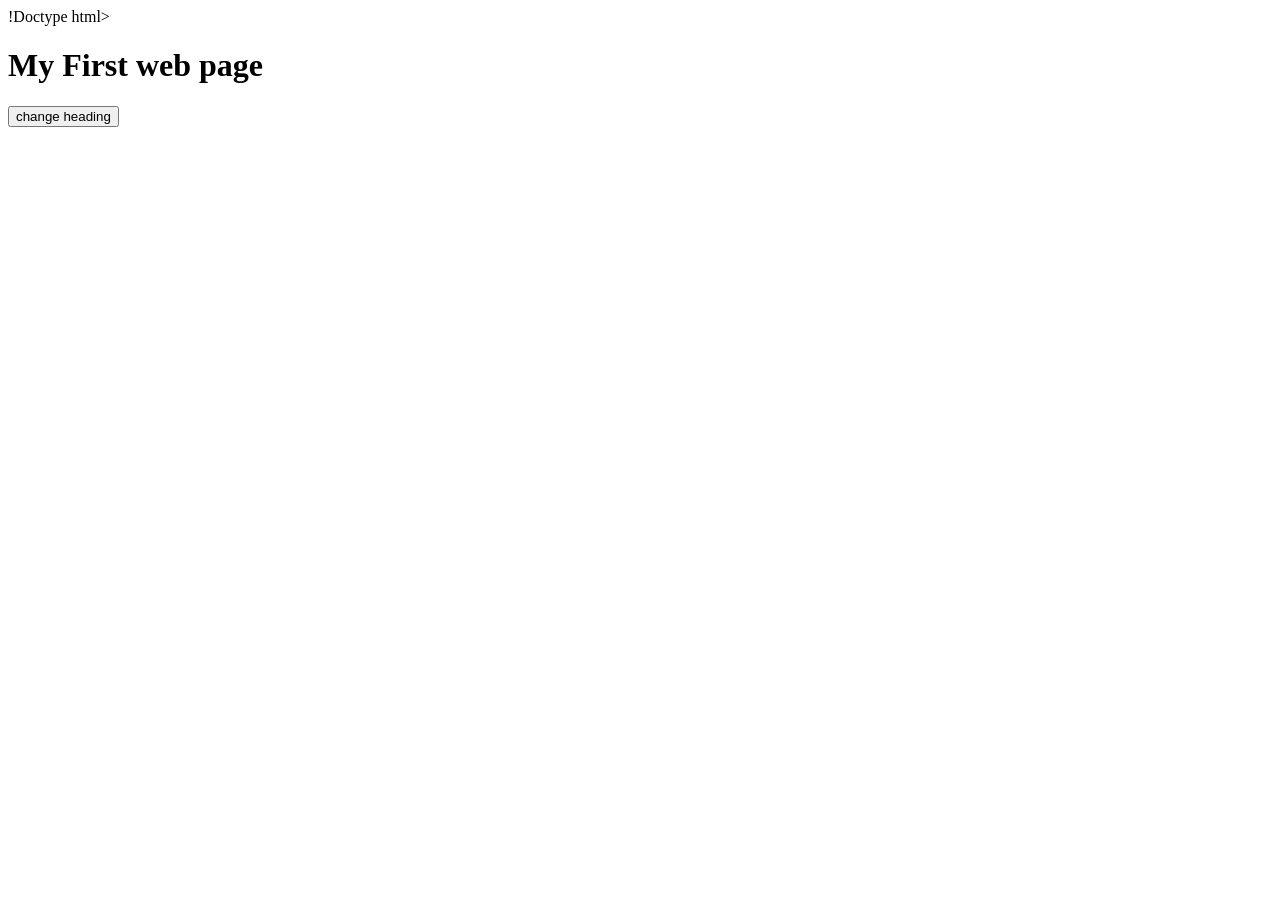
<file: frontend/index.html>
<!-- <h1> Hi good morning to all</h1>
<h2>my name is KRISHNA</h2>
<h3>i am studing in gopalan collage of engineering</h3>
<h4>i am 3rd year student</h4>
<h5>love u guys</h5>
<h6>good byee</h6> -->


<!-- <h1>About me</h1>
<p>
My name is Krishan, and I am currently pursuing my 3rd year of B.E. in Computer Science and Engineering (Artificial Intelligence and Machine Learning) at Gopalan College of Engineering and Management. I am passionate about technology, programming, and developing innovative projects. I have knowledge of programming languages like Python, Java, and C, along with web development technologies such as HTML, CSS, JavaScript, Tailwind CSS, and React. I am interested in learning new technologies, improving my technical skills, and exploring Artificial Intelligence and Machine Learning. My goal is to become a skilled software developer, build real-world projects, and establish a successful career in the IT industry. I consider myself a hardworking, dedicated, and enthusiastic learner who is always ready to take on new challenges.














Ad
Ad options



Learn more

</p> -->

<!-- <h1>  my favorite pet</h1>
<img src="./image-resources2.jpg"
> -->

<!-- <h1>Student</h1>
<button onclick="alert('you are the our daily costumer ')">login</button> -->

<!-- <h1> welcome to student portal system</h1>
<label> Enter the name </label>
<input<br? -->

<!-- <
 -->

 

 !Doctype html>
<!-- <html lang="en">
    <head>
       <meta charset="UTF-8">
       <meta name="viewport" content="width=device-width, initial-scale=1.0">
       <title>Student Registration</title>
       <link>rel">

    </head>
    <body>
        <div class="container">
            <h1>Student Registration</h1>
            <p>Enter your details below:</p>
            <input type="text" placeholder="Enter your name">
            <br><br>
            <input type="password" placeholder="enter your password">
            <br><br>
            <input type="email" placeholder="enter your email">
            <br><br>
            <button>Register Now</button>
            <link rel="stylesheet" href="style.css"
        </div>
        
    </body>
</html> -->

<!-- <!DOCTYPE html>
<html lang="en">
<head>
    <meta charset="UTF-8">
    <meta name="viewport" content="width=device-width, initial-scale=1.0">
    <title>My portfolio</title>
    <link rel="stylesheet" href="style.css"
</head>
<body>
    <nav> 
        <h2>My portfolio</h2>
     <div>class="links"
        <a href="#about" >About me</a>
        <a href="#Project">Project</a>
        <a href="#skills">Skills</a>
        <a href="contact me">Contact me</a>
     </div>   
    </nav>
    <section> class="hero"
        <h1>HELLO I AM  KRISHNA</h1>
        <p> i am learning python html,css</p>
</section>
    <h2 class="heading">My Skills</h2>    
      <div class="container">
        <div class="card">
            <h2>HTML</h2>
            <p>I create web pages using HTML.</p> 
      </div>
      </div class="card" >
      <h2>css</h2>
      <p>I style web pages using css.</p>
      <div>
        <div class=""

</body>
</html> -->

<!DOCTYPE html>
<html lang="en">
<head>
    <meta charset="UTF-8">
    <meta name="viewport" content="width=device-width, initial-scale=1.0">
    <title>document</title>
    <script src="script.js" defer></script>
</head>
<body>
    <h1 id="title">My First web page</h1>
    <button onclick="changeText()">change heading</button>
    


    
    
</body>
</html>
</file>
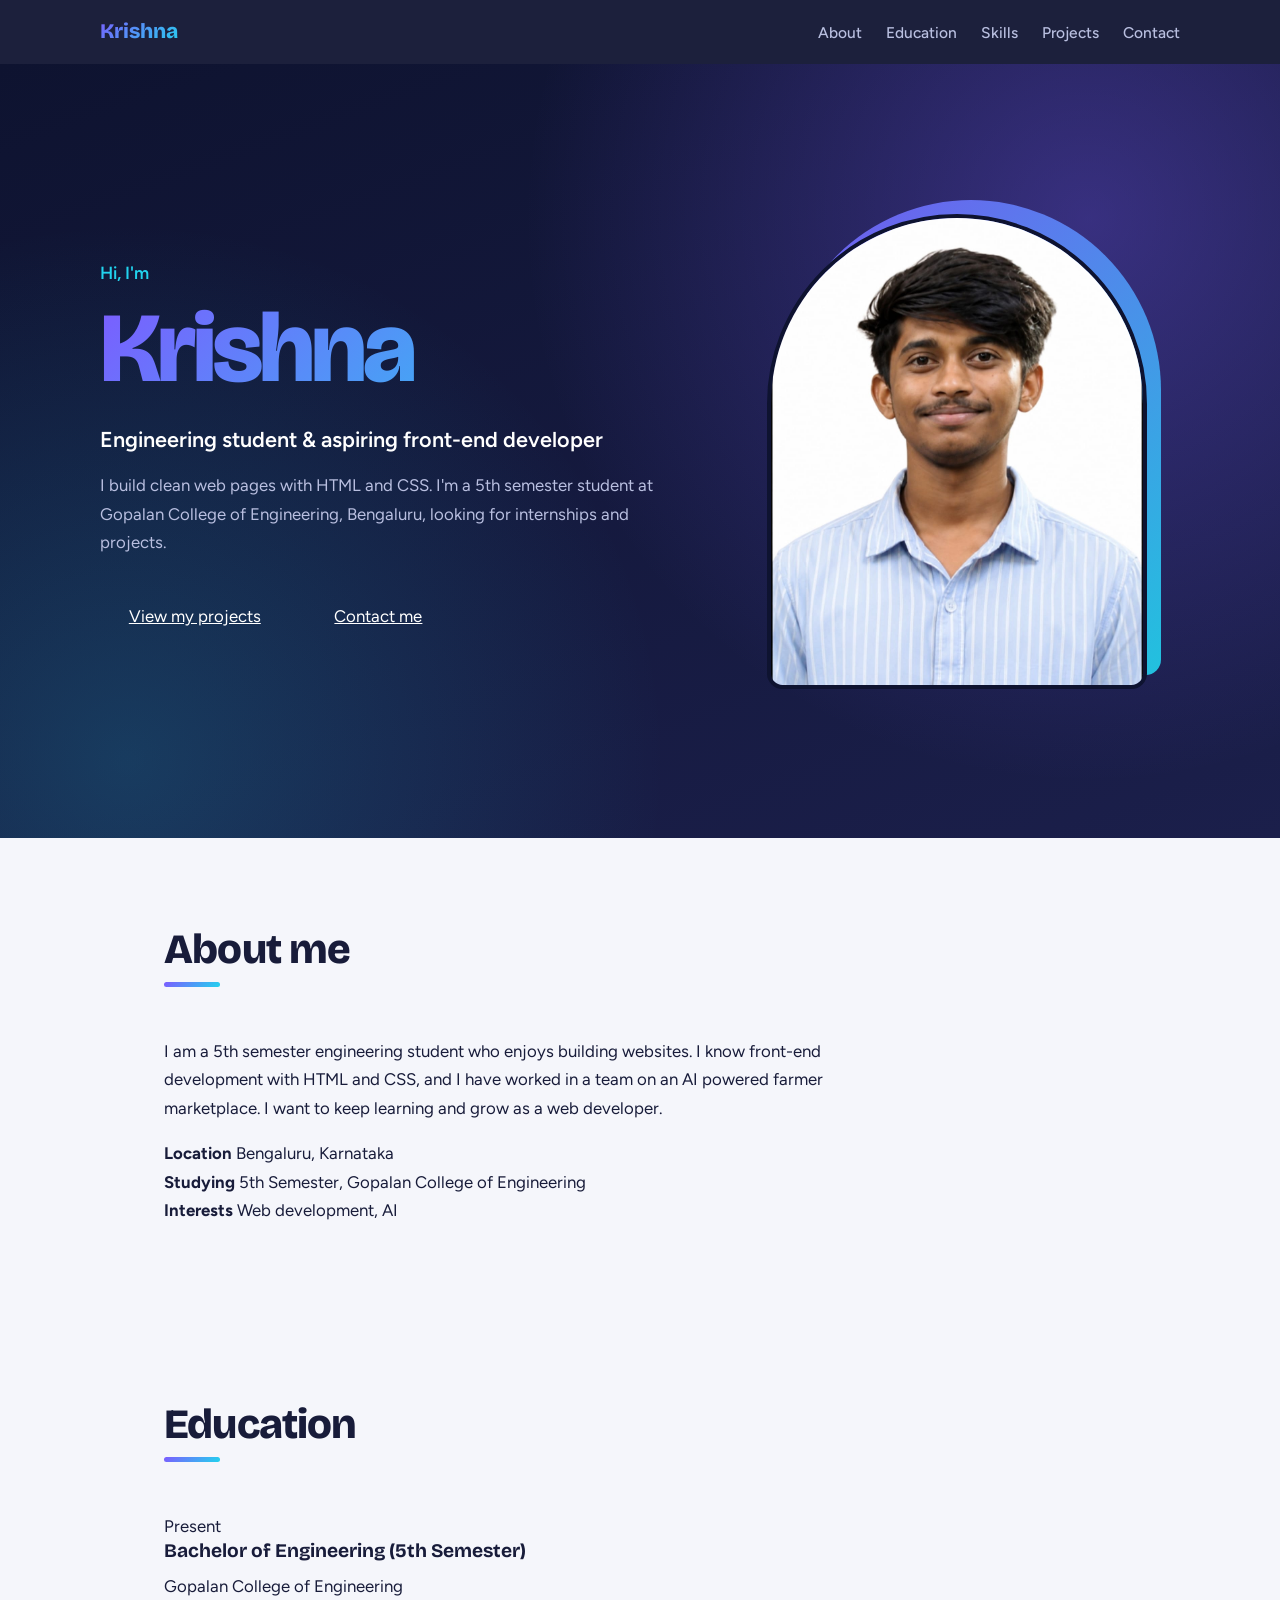
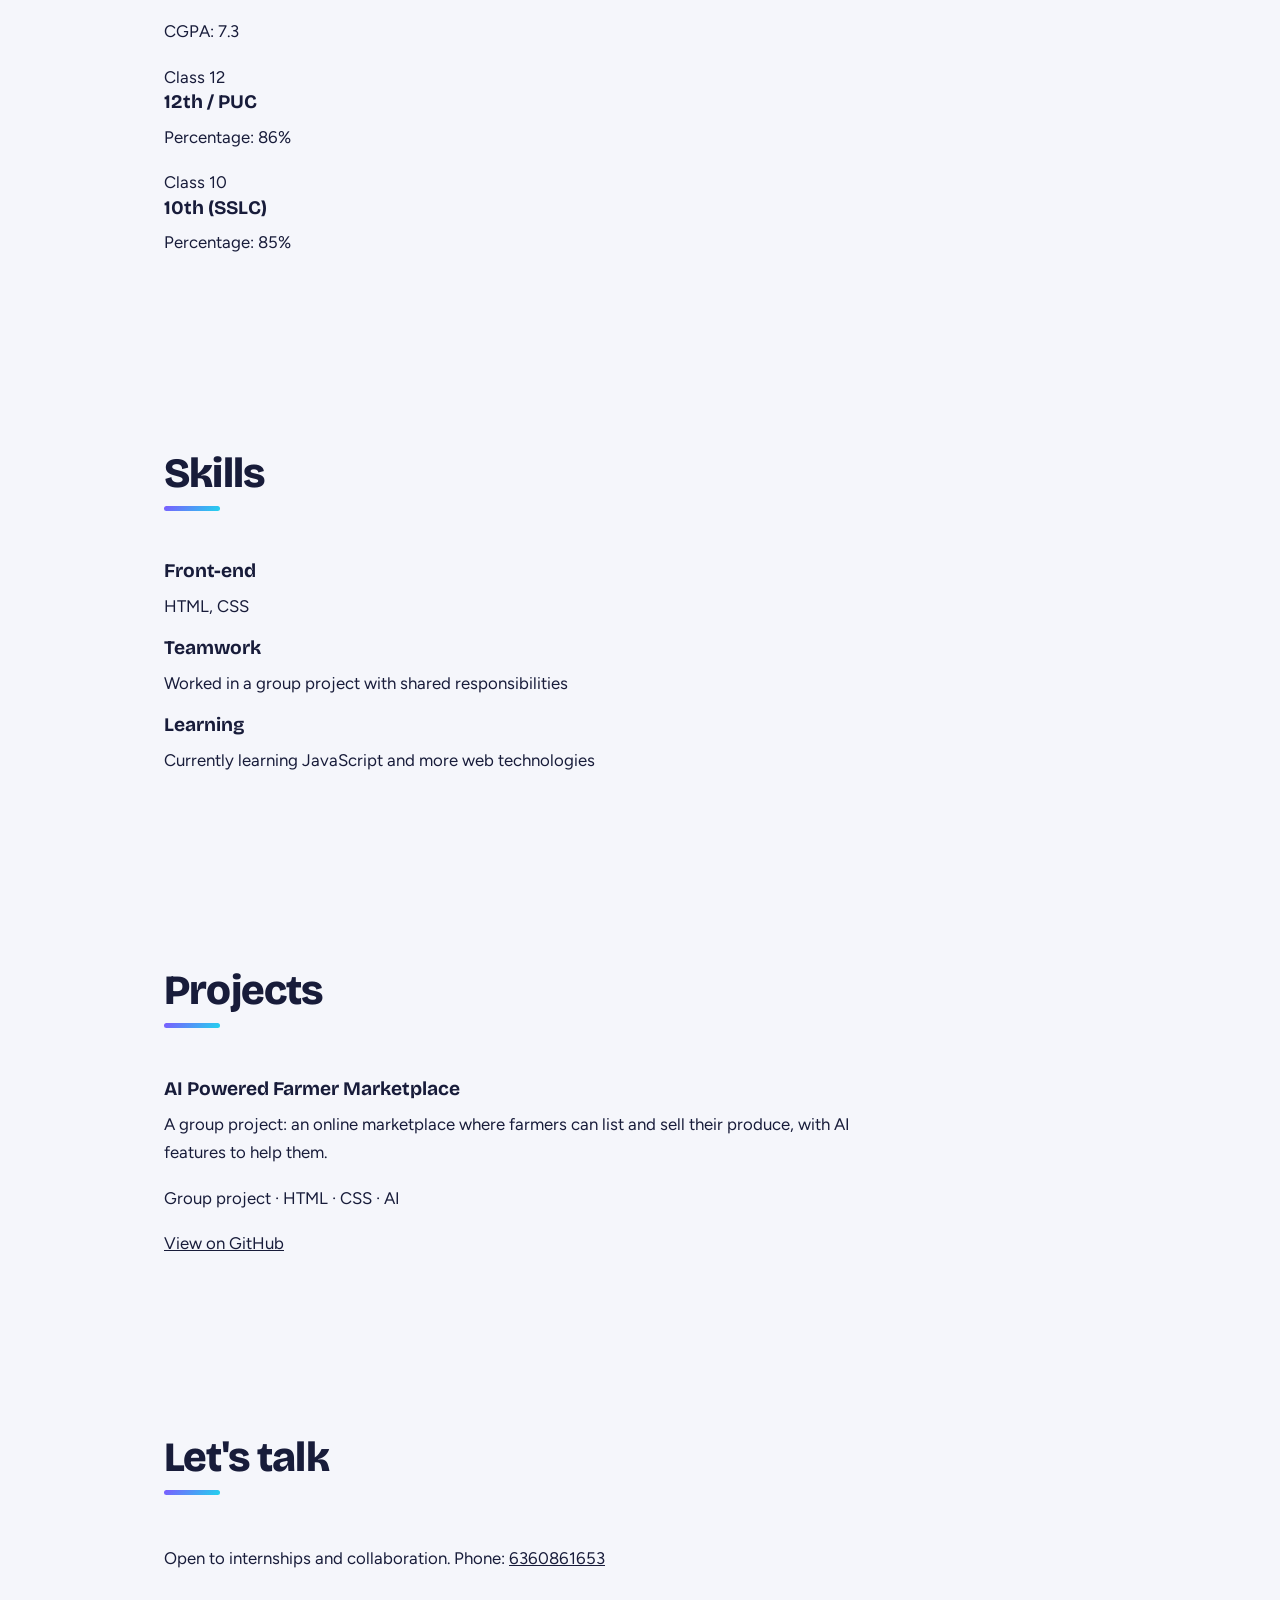
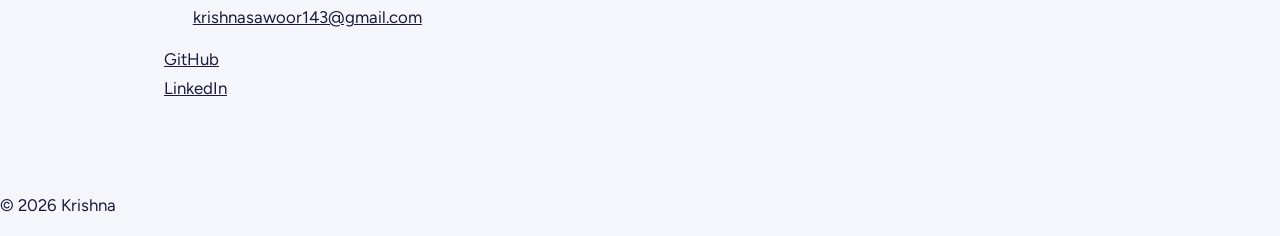
<file: frontend/my fortfolio/index.html>
<!DOCTYPE html>
<html lang="en">
<head>
  <meta charset="UTF-8">
  <meta name="viewport" content="width=device-width, initial-scale=1">
  <title>Krishna | Portfolio</title>
  <meta name="description" content="Portfolio of Krishna – engineering student, education, skills and projects.">
  <link rel="preconnect" href="https://fonts.googleapis.com">
  <link rel="preconnect" href="https://fonts.gstatic.com" crossorigin>
  <link href="https://fonts.googleapis.com/css2?family=Bricolage+Grotesque:wght@500;700;800&family=Figtree:wght@400;500;600&display=swap" rel="stylesheet">
  <link rel="stylesheet" href="style.css">
</head>
<body>

  <header class="site-header">
    <a href="#home" class="logo">Krishna</a>
    <nav aria-label="Main">
      <ul>
        <li><a href="#about">About</a></li>
        <li><a href="#education">Education</a></li>
        <li><a href="#skills">Skills</a></li>
        <li><a href="#projects">Projects</a></li>
        <li><a href="#contact">Contact</a></li>
      </ul>
    </nav>
  </header>

  <main>

    <!-- HERO -->
    <section id="home" class="hero">
      <div class="hero-text">
        <p class="hero-intro">Hi, I'm</p>
        <h1>Krishna</h1>
        <p class="hero-role">Engineering student &amp; aspiring front-end developer</p>
        <p class="hero-bio">I build clean web pages with HTML and CSS. I'm a 5th semester student at Gopalan College of Engineering, Bengaluru, looking for internships and projects.</p>
        <div class="hero-actions">
          <a href="#projects" class="btn btn-primary">View my projects</a>
          <a href="#contact" class="btn btn-ghost">Contact me</a>
        </div>
      </div>
      <div class="hero-photo">
        <!-- Save your photo in this folder as photo.jpg -->
        <img src="photo.jpg" alt="Portrait of Krishna">
      </div>
    </section>

    <!-- ABOUT -->
    <section id="about" class="section">
      <h2>About me</h2>
      <div class="about-grid">
        <p>I am a 5th semester engineering student who enjoys building websites. I know front-end development with HTML and CSS, and I have worked in a team on an AI powered farmer marketplace. I want to keep learning and grow as a web developer.</p>
        <ul class="facts">
          <li><strong>Location</strong> Bengaluru, Karnataka</li>
          <li><strong>Studying</strong> 5th Semester, Gopalan College of Engineering</li>
          <li><strong>Interests</strong> Web development, AI</li>
        </ul>
      </div>
    </section>

    <!-- EDUCATION -->
    <section id="education" class="section">
      <h2>Education</h2>
      <ol class="timeline">
        <li>
          <span class="year">Present</span>
          <h3>Bachelor of Engineering (5th Semester)</h3>
          <p>Gopalan College of Engineering</p>
          <p class="muted">CGPA: 7.3</p>
        </li>
        <li>
          <span class="year">Class 12</span>
          <h3>12th / PUC</h3>
          <p class="muted">Percentage: 86%</p>
        </li>
        <li>
          <span class="year">Class 10</span>
          <h3>10th (SSLC)</h3>
          <p class="muted">Percentage: 85%</p>
        </li>
      </ol>
    </section>

    <!-- SKILLS -->
    <section id="skills" class="section">
      <h2>Skills</h2>
      <div class="skills-grid">
        <div>
          <h3>Front-end</h3>
          <p>HTML, CSS</p>
        </div>
        <div>
          <h3>Teamwork</h3>
          <p>Worked in a group project with shared responsibilities</p>
        </div>
        <div>
          <h3>Learning</h3>
          <p>Currently learning JavaScript and more web technologies</p>
        </div>
      </div>
    </section>

    <!-- PROJECTS -->
    <section id="projects" class="section">
      <h2>Projects</h2>
      <div class="projects">
        <article class="project">
          <h3>AI Powered Farmer Marketplace</h3>
          <p>A group project: an online marketplace where farmers can list and sell their produce, with AI features to help them.</p>
          <p class="tags">Group project · HTML · CSS · AI</p>
          <a href="https://github.com/krishnasawoor143-arch" class="link">View on GitHub</a>
        </article>
      </div>
    </section>

    <!-- CONTACT -->
    <section id="contact" class="section contact">
      <h2>Let's talk</h2>
      <p>Open to internships and collaboration. Phone: <a href="tel:+916360861653">6360861653</a></p>
      <a href="mailto:krishnasawoor143@gmail.com" class="btn btn-primary">krishnasawoor143@gmail.com</a>
      <ul class="social">
        <li><a href="https://github.com/krishnasawoor143-arch">GitHub</a></li>
        <li><a href="https://linkedin.com/in/krishna143">LinkedIn</a></li>
      </ul>
    </section>

  </main>

  <footer class="site-footer">
    <p>&copy; 2026 Krishna</p>
  </footer>

</body>
</html>
</file>
<file: frontend/style.css>
/* h1 {
    color:red;
    font: 40px;
    text-align: center;
}
body {
    background-color: lightblue;
}
h1 {
    font-size: 40px;
}
p {
    font-size: 20px;
}
h1 {
    text-align: center;
    border: 1px solid black;
    margin: 20px;
    padding: 10px;
}

button {
    background-color: brown;
    color: white;
    padding: 10px 20px;
    border: none;
    border-radius: 5px;
    cursor: pointer;
}

.container {
    background-color: white;
    width: 350px;
    margin: 100px auto;
    padding: 30px;
    border-radius: 15px;
}
input {
    padding: 12px;
    width: 90%;
    border: 1px solid #ccc;
    border-radius: 5px; */

} */


body{
    margin: 0;
    font-family: arial;

}

nav{
    background-color: gold;
    color: blanchedalmond;
    padding: 15px 30px;
    display: flex;
    justify-content: center;

}

.linls a{
    color: white;
    text-decoration: none;
    margin: 10px;
}

.hero{
    background-color: lightblue;
    text-align: center;
    padding: 60px 20px;

}

button {
    background-color: navy;
    color: white;
    padding: 12px 25px;
    border: none;
}

.heading {
    text-align: center;
}

.container {
    display: flex;
    gap: 20px;
    margin: 10px;
}
.card{
    background-color: lightgray;
    padding: 20px;
    border-radius: 10px;
    box-shadow: 0 4px 8px rgba(0,0,0,0.1);
    flex: 1;
}

@media(max-width: 600px) {
    nav{
        flex-direction: column;
        text-align: center;
    }
.liks{
    display: flex;
    flex-direction: column;
}
.container{
    flex-direction: column;
}
.hero{
    padding: 30px 10px;
}
}
</file>
<file: frontend/my fortfolio/style.css>
/* ---------- Tokens ---------- */
:root {
  --navy: #0e1330;
  --navy-2: #1b1f4b;
  --bg: #f5f6fb;
  --surface: #ffffff;
  --ink: #181c3a;
  --muted: #61688a;
  --line: #e1e4f0;
  --violet: #7c5cff;
  --cyan: #22d3ee;
  --grad: linear-gradient(135deg, var(--violet), var(--cyan));
  --radius: 18px;
  --max: 1080px;
  --pad: max(5vw, calc((100vw - var(--max)) / 2));
  --shadow: 0 10px 30px rgba(24, 28, 58, 0.08);
}

/* ---------- Base ---------- */
*, *::before, *::after { box-sizing: border-box; }

html { scroll-behavior: smooth; scroll-padding-top: 76px; }

body {
  margin: 0;
  font-family: "Figtree", system-ui, sans-serif;
  font-size: 1.05rem;
  line-height: 1.7;
  color: var(--ink);
  background: var(--bg);
}

h1, h2, h3 {
  font-family: "Bricolage Grotesque", system-ui, sans-serif;
  line-height: 1.15;
  margin: 0 0 0.5em;
}

h2 {
  font-size: clamp(1.9rem, 4vw, 2.6rem);
  font-weight: 800;
  letter-spacing: -0.02em;
  margin-bottom: 1.2em;
}

h2::after {
  content: "";
  display: block;
  width: 56px;
  height: 5px;
  margin-top: 0.5rem;
  border-radius: 99px;
  background: var(--grad);
}

h3 { font-size: 1.2rem; font-weight: 700; }

p { margin: 0 0 1em; max-width: 65ch; }
ul, ol { margin: 0; padding: 0; list-style: none; }
a { color: inherit; }

a:focus-visible, .btn:focus-visible {
  outline: 3px solid var(--cyan);
  outline-offset: 3px;
}

/* ---------- Header ---------- */
.site-header {
  position: sticky;
  top: 0;
  z-index: 10;
  display: flex;
  justify-content: space-between;
  align-items: center;
  flex-wrap: wrap;
  gap: 0.5rem 1.5rem;
  padding: 0.9rem var(--pad);
  background: rgba(14, 19, 48, 0.94);
  backdrop-filter: blur(10px);
  color: #fff;
}

.logo {
  font-family: "Bricolage Grotesque", sans-serif;
  font-weight: 800;
  font-size: 1.3rem;
  text-decoration: none;
  background: var(--grad);
  -webkit-background-clip: text;
  background-clip: text;
  color: transparent;
}

.site-header nav ul { display: flex; flex-wrap: wrap; gap: 1.5rem; }

.site-header nav a {
  text-decoration: none;
  font-weight: 500;
  font-size: 0.97rem;
  color: #b9bfe0;
  padding: 0.2rem 0;
  border-bottom: 2px solid transparent;
  transition: color 0.2s, border-color 0.2s;
}

.site-header nav a:hover {
  color: #fff;
  border-color: var(--cyan);
}

/* ---------- Layout ---------- */
.section {
  max-width: var(--max);
  margin: 0 auto;
  padding: 5.5rem 5vw;
}

/* ---------- Hero ---------- */
.hero {
  display: grid;
  grid-template-columns: 1.3fr 1fr;
  gap: 3.5rem;
  align-items: center;
  min-height: 86vh;
  padding: 4rem var(--pad);
  color: #fff;
  background:
    radial-gradient(circle at 85% 20%, rgba(124, 92, 255, 0.35), transparent 45%),
    radial-gradient(circle at 10% 90%, rgba(34, 211, 238, 0.18), transparent 40%),
    linear-gradient(160deg, var(--navy), var(--navy-2));
}

.hero-intro {
  margin: 0 0 0.3rem;
  color: var(--cyan);
  font-weight: 600;
  font-size: 1.1rem;
}

.hero h1 {
  font-size: clamp(3.4rem, 10vw, 6.2rem);
  font-weight: 800;
  letter-spacing: -0.04em;
  margin-bottom: 0.15em;
  background: var(--grad);
  -webkit-background-clip: text;
  background-clip: text;
  color: transparent;
}

.hero-role { font-size: 1.35rem; font-weight: 600; color: #fff; margin-bottom: 0.6em; }
.hero-bio { color: #b9bfe0; }

.hero-actions { display: flex; flex-wrap: wrap; gap: 1rem; margin-top: 2rem; }

.hero-photo { position: relative; max-width: 380px; justify-self: center; width: 100%; }

.hero-photo::before {
  content: "";
  position: absolute;
  inset: -14px -14px 14px 14px;
  border-radius: 220px 220px var(--radius) var(--radius);
  background: var(--grad);
  opacity: 0.9;
}

.hero-photo img {
  position: relative;
  display: block;
  width: 100%;
  aspect-ratio: 4 / 5;
  object-fit: cover;
  border-radius: 220px 220px var(--radius) var(--radius);
  background: var(--navy-2);
  border: 4px solid var(--navy);
}

/* ---------- Buttons ---------- */
.btn {
  display: inline-block;
  padding: 0.85rem 1.8rem;
  border-radius: 999px;
</file>
